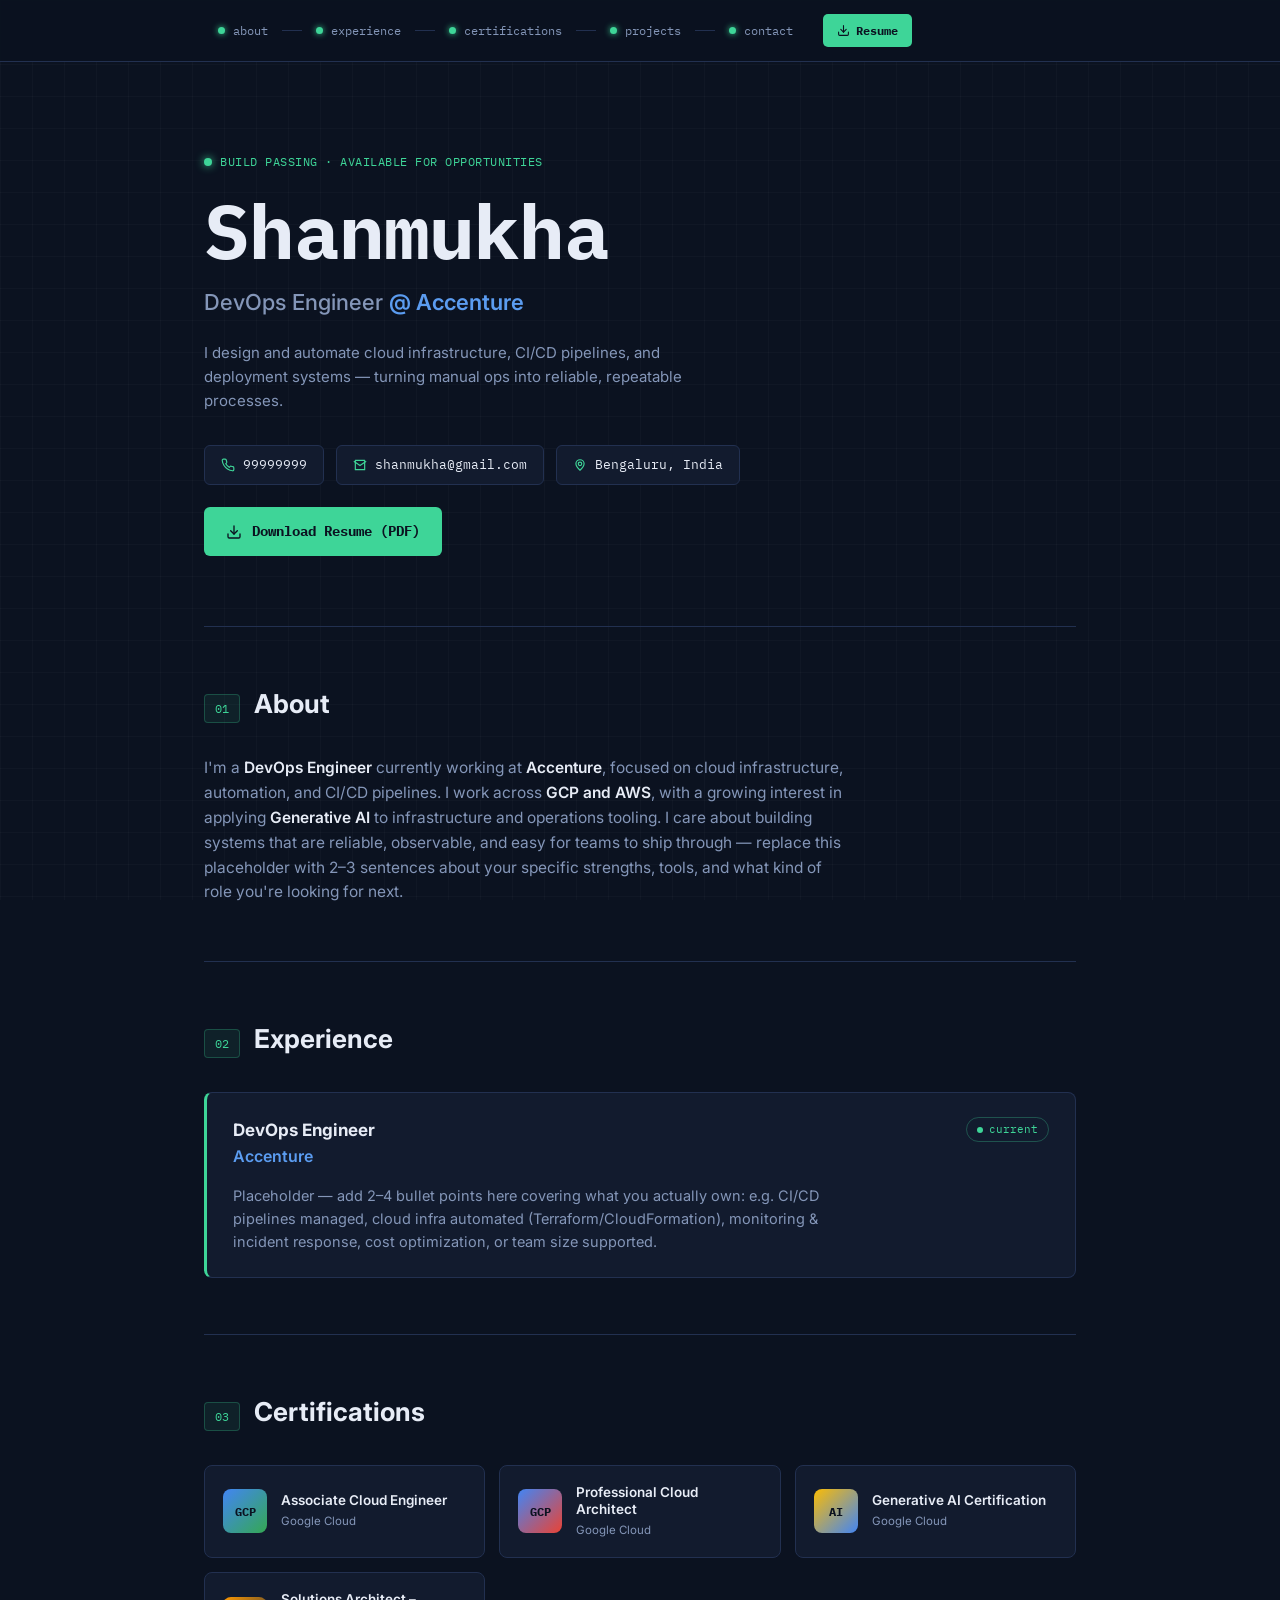
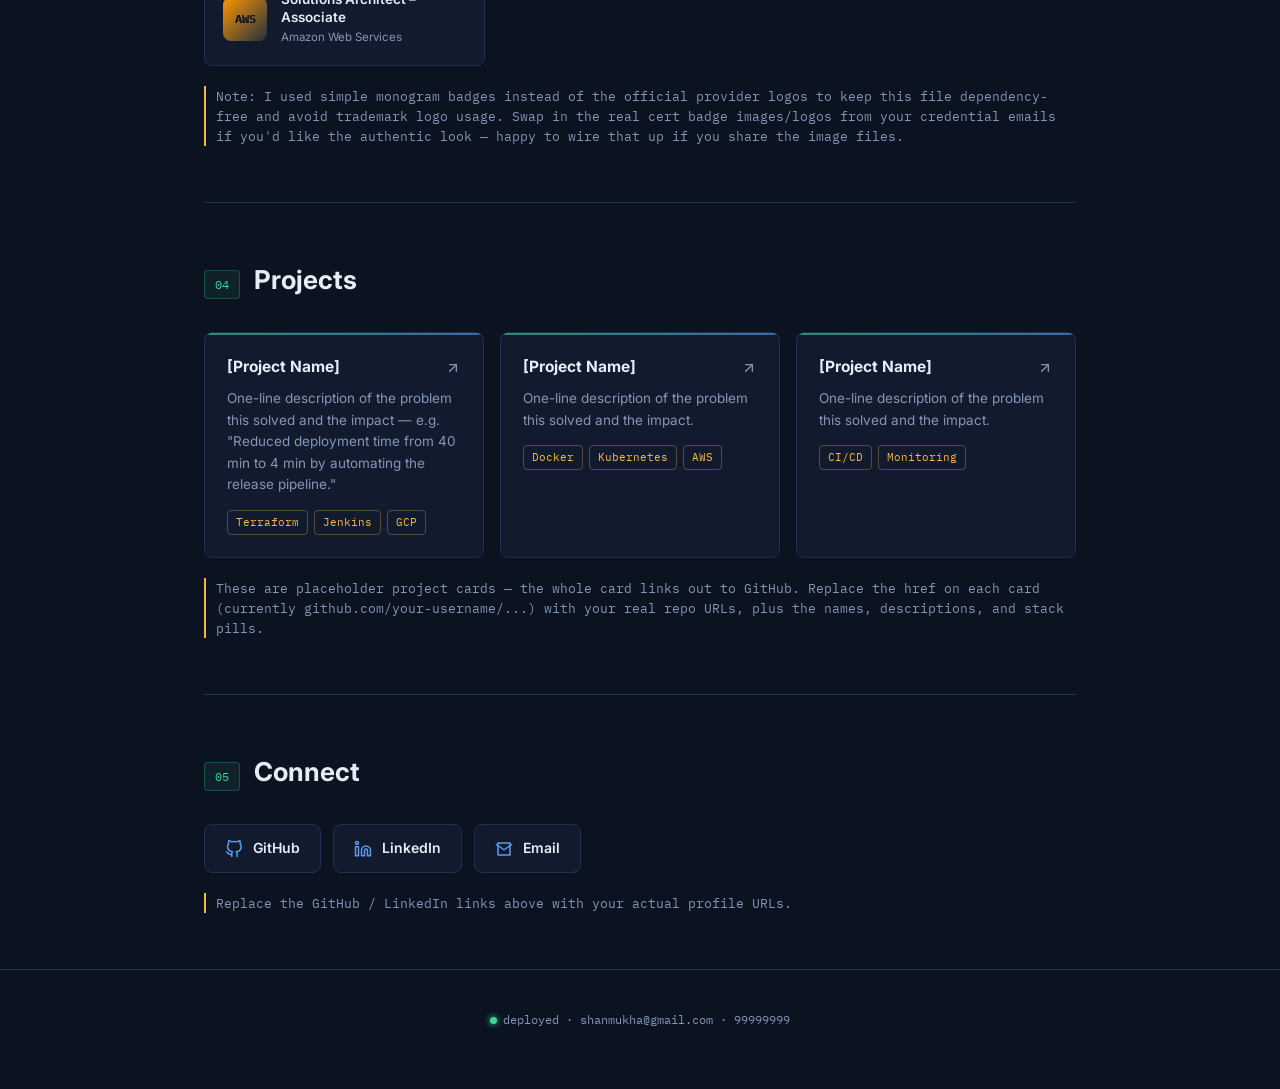
<file: NewPortfolio/index.html>
<!DOCTYPE html>
<html lang="en">
<head>
<meta charset="UTF-8">
<meta name="viewport" content="width=device-width, initial-scale=1.0">
<title>Shanmukha — DevOps Engineer</title>
<link rel="preconnect" href="https://fonts.googleapis.com">
<link href="https://fonts.googleapis.com/css2?family=IBM+Plex+Mono:wght@400;500;600;700&family=Inter:wght@400;500;600;700;800&display=swap" rel="stylesheet">
<link rel="stylesheet" href="style.css">
</head>
<body>

<div class="bg-grid"></div>

<nav class="pipeline-nav">
  <div class="pipeline-track">
    <a class="pipe-stage" href="#about"><span class="pipe-dot"></span>about</a>
    <span class="pipe-connector"></span>
    <a class="pipe-stage" href="#experience"><span class="pipe-dot"></span>experience</a>
    <span class="pipe-connector"></span>
    <a class="pipe-stage" href="#certifications"><span class="pipe-dot"></span>certifications</a>
    <span class="pipe-connector"></span>
    <a class="pipe-stage" href="#projects"><span class="pipe-dot"></span>projects</a>
    <span class="pipe-connector"></span>
    <a class="pipe-stage" href="#contact"><span class="pipe-dot"></span>contact</a>
    <a class="nav-resume-btn" href="Shanmukha_DevOps_Resume.pdf" download>
      <svg viewBox="0 0 24 24" fill="none" stroke-width="2" stroke-linecap="round" stroke-linejoin="round"><path d="M21 15v4a2 2 0 0 1-2 2H5a2 2 0 0 1-2-2v-4"></path><polyline points="7 10 12 15 17 10"></polyline><line x1="12" y1="15" x2="12" y2="3"></line></svg>
      <span>Resume</span>
    </a>
  </div>
</nav>

<div class="wrap">

  <!-- HERO -->
  <section class="hero" style="border-top:none;">
    <div class="status-line"><span class="dot"></span>BUILD PASSING · AVAILABLE FOR OPPORTUNITIES</div>
    <h1 class="name">Shanmukha</h1>
    <div class="role">DevOps Engineer <span class="highlight">@ Accenture</span></div>
    <p class="tagline">I design and automate cloud infrastructure, CI/CD pipelines, and deployment systems — turning manual ops into reliable, repeatable processes.</p>

    <div class="contact-row">
      <a class="contact-chip" href="tel:+919999999999">
        <svg viewBox="0 0 24 24" fill="none" stroke-width="2" stroke-linecap="round" stroke-linejoin="round"><path d="M22 16.92v3a2 2 0 0 1-2.18 2 19.79 19.79 0 0 1-8.63-3.07 19.5 19.5 0 0 1-6-6 19.79 19.79 0 0 1-3.07-8.67A2 2 0 0 1 4.11 2h3a2 2 0 0 1 2 1.72c.127.96.361 1.903.7 2.81a2 2 0 0 1-.45 2.11L8.09 9.91a16 16 0 0 0 6 6l1.27-1.27a2 2 0 0 1 2.11-.45c.907.339 1.85.573 2.81.7A2 2 0 0 1 22 16.92z"></path></svg>
        99999999
      </a>
      <a class="contact-chip email-link" href="https://mail.google.com/mail/?view=cm&fs=1&to=shanmukha@gmail.com" target="_blank" rel="noopener">
        <svg viewBox="0 0 24 24" fill="none" stroke-width="2" stroke-linecap="round" stroke-linejoin="round"><path d="M4 4h16v16H4z"></path><path d="M22 6l-10 7L2 6"></path></svg>
        shanmukha@gmail.com
      </a>
      <a class="contact-chip" href="#contact">
        <svg viewBox="0 0 24 24" fill="none" stroke-width="2" stroke-linecap="round" stroke-linejoin="round"><circle cx="12" cy="10" r="3"></circle><path d="M12 21s-7-6.1-7-11a7 7 0 0 1 14 0c0 4.9-7 11-7 11z"></path></svg>
        Bengaluru, India
      </a>
    </div>

    <a class="resume-cta" href="Shanmukha_DevOps_Resume.pdf" download>
      <svg viewBox="0 0 24 24" fill="none" stroke-width="2" stroke-linecap="round" stroke-linejoin="round"><path d="M21 15v4a2 2 0 0 1-2 2H5a2 2 0 0 1-2-2v-4"></path><polyline points="7 10 12 15 17 10"></polyline><line x1="12" y1="15" x2="12" y2="3"></line></svg>
      Download Resume (PDF)
    </a>
  </section>

  <!-- ABOUT -->
  <section id="about">
    <div class="section-head">
      <span class="section-tag">01</span>
      <h2 class="section-title">About</h2>
    </div>
    <p class="about-text">
      I'm a <strong>DevOps Engineer</strong> currently working at <strong>Accenture</strong>, focused on cloud infrastructure, automation, and CI/CD pipelines. I work across <strong>GCP and AWS</strong>, with a growing interest in applying <strong>Generative AI</strong> to infrastructure and operations tooling. I care about building systems that are reliable, observable, and easy for teams to ship through — replace this placeholder with 2–3 sentences about your specific strengths, tools, and what kind of role you're looking for next.
    </p>
  </section>

  <!-- EXPERIENCE -->
  <section id="experience">
    <div class="section-head">
      <span class="section-tag">02</span>
      <h2 class="section-title">Experience</h2>
    </div>
    <div class="exp-card">
      <div class="exp-top">
        <div>
          <div class="exp-role">DevOps Engineer</div>
          <div class="exp-org">Accenture</div>
        </div>
        <div class="exp-badge"><span class="dot"></span>current</div>
      </div>
      <p class="exp-desc">
        Placeholder — add 2–4 bullet points here covering what you actually own: e.g. CI/CD pipelines managed, cloud infra automated (Terraform/CloudFormation), monitoring & incident response, cost optimization, or team size supported.
      </p>
    </div>
  </section>

  <!-- CERTIFICATIONS -->
  <section id="certifications">
    <div class="section-head">
      <span class="section-tag">03</span>
      <h2 class="section-title">Certifications</h2>
    </div>
    <div class="cert-grid">

      <div class="cert-card">
        <div class="cert-badge" style="background:linear-gradient(135deg,#4285F4,#34A853);">GCP</div>
        <div>
          <div class="cert-name">Associate Cloud Engineer</div>
          <div class="cert-issuer">Google Cloud</div>
        </div>
      </div>

      <div class="cert-card">
        <div class="cert-badge" style="background:linear-gradient(135deg,#4285F4,#EA4335);">GCP</div>
        <div>
          <div class="cert-name">Professional Cloud Architect</div>
          <div class="cert-issuer">Google Cloud</div>
        </div>
      </div>

      <div class="cert-card">
        <div class="cert-badge" style="background:linear-gradient(135deg,#FBBC05,#4285F4);">AI</div>
        <div>
          <div class="cert-name">Generative AI Certification</div>
          <div class="cert-issuer">Google Cloud</div>
        </div>
      </div>

      <div class="cert-card">
        <div class="cert-badge" style="background:linear-gradient(135deg,#FF9900,#232F3E);">AWS</div>
        <div>
          <div class="cert-name">Solutions Architect – Associate</div>
          <div class="cert-issuer">Amazon Web Services</div>
        </div>
      </div>

    </div>
    <p class="placeholder-note">Note: I used simple monogram badges instead of the official provider logos to keep this file dependency-free and avoid trademark logo usage. Swap in the real cert badge images/logos from your credential emails if you'd like the authentic look — happy to wire that up if you share the image files.</p>
  </section>

  <!-- PROJECTS -->
  <section id="projects">
    <div class="section-head">
      <span class="section-tag">04</span>
      <h2 class="section-title">Projects</h2>
    </div>
    <div class="project-grid">
      <a class="project-card" href="https://github.com/your-username/project-one" target="_blank" rel="noopener">
        <div class="project-top">
          <div class="project-name">[Project Name]</div>
          <svg class="project-link-icon" viewBox="0 0 24 24" fill="none" stroke-width="2" stroke-linecap="round" stroke-linejoin="round"><path d="M7 17L17 7"></path><path d="M7 7h10v10"></path></svg>
        </div>
        <p class="project-desc">One-line description of the problem this solved and the impact — e.g. "Reduced deployment time from 40 min to 4 min by automating the release pipeline."</p>
        <div class="project-stack">
          <span class="stack-pill">Terraform</span>
          <span class="stack-pill">Jenkins</span>
          <span class="stack-pill">GCP</span>
        </div>
      </a>
      <a class="project-card" href="https://github.com/your-username/project-two" target="_blank" rel="noopener">
        <div class="project-top">
          <div class="project-name">[Project Name]</div>
          <svg class="project-link-icon" viewBox="0 0 24 24" fill="none" stroke-width="2" stroke-linecap="round" stroke-linejoin="round"><path d="M7 17L17 7"></path><path d="M7 7h10v10"></path></svg>
        </div>
        <p class="project-desc">One-line description of the problem this solved and the impact.</p>
        <div class="project-stack">
          <span class="stack-pill">Docker</span>
          <span class="stack-pill">Kubernetes</span>
          <span class="stack-pill">AWS</span>
        </div>
      </a>
      <a class="project-card" href="https://github.com/your-username/project-three" target="_blank" rel="noopener">
        <div class="project-top">
          <div class="project-name">[Project Name]</div>
          <svg class="project-link-icon" viewBox="0 0 24 24" fill="none" stroke-width="2" stroke-linecap="round" stroke-linejoin="round"><path d="M7 17L17 7"></path><path d="M7 7h10v10"></path></svg>
        </div>
        <p class="project-desc">One-line description of the problem this solved and the impact.</p>
        <div class="project-stack">
          <span class="stack-pill">CI/CD</span>
          <span class="stack-pill">Monitoring</span>
        </div>
      </a>
    </div>
    <p class="placeholder-note">These are placeholder project cards — the whole card links out to GitHub. Replace the href on each card (currently github.com/your-username/...) with your real repo URLs, plus the names, descriptions, and stack pills.</p>
  </section>

  <!-- CONTACT / SOCIALS -->
  <section id="contact">
    <div class="section-head">
      <span class="section-tag">05</span>
      <h2 class="section-title">Connect</h2>
    </div>
    <div class="social-row">
      <a class="social-chip" href="https://github.com/" target="_blank" rel="noopener">
        <svg viewBox="0 0 24 24" fill="none" stroke-width="2" stroke-linecap="round" stroke-linejoin="round"><path d="M9 19c-5 1.5-5-2.5-7-3m14 6v-3.87a3.37 3.37 0 0 0-.94-2.61c3.14-.35 6.44-1.54 6.44-7A5.44 5.44 0 0 0 20 4.77 5.07 5.07 0 0 0 19.91 1S18.73.65 16 2.48a13.38 13.38 0 0 0-7 0C6.27.65 5.09 1 5.09 1A5.07 5.07 0 0 0 5 4.77a5.44 5.44 0 0 0-1.5 3.78c0 5.42 3.3 6.61 6.44 7A3.37 3.37 0 0 0 9 18.13V22"></path></svg>
        GitHub
      </a>
      <a class="social-chip" href="https://linkedin.com/" target="_blank" rel="noopener">
        <svg viewBox="0 0 24 24" fill="none" stroke-width="2" stroke-linecap="round" stroke-linejoin="round"><path d="M16 8a6 6 0 0 1 6 6v7h-4v-7a2 2 0 0 0-2-2 2 2 0 0 0-2 2v7h-4v-7a6 6 0 0 1 6-6z"></path><rect x="2" y="9" width="4" height="12"></rect><circle cx="4" cy="4" r="2"></circle></svg>
        LinkedIn
      </a>
      <a class="social-chip email-link" href="https://mail.google.com/mail/?view=cm&fs=1&to=shanmukha@gmail.com" target="_blank" rel="noopener">
        <svg viewBox="0 0 24 24" fill="none" stroke-width="2" stroke-linecap="round" stroke-linejoin="round"><path d="M4 4h16v16H4z"></path><path d="M22 6l-10 7L2 6"></path></svg>
        Email
      </a>
    </div>
    <p class="placeholder-note">Replace the GitHub / LinkedIn links above with your actual profile URLs.</p>
  </section>

</div>

<footer>
  <div class="wrap">
    <div class="footer-status"><span class="dot"></span>deployed · shanmukha@gmail.com · 99999999</div>
  </div>
</footer>


<script>
  // On phones, use mailto: (opens the native mail app).
  // On desktop, keep the Gmail web compose link (most desktop users
  // don't have a mail app configured, but do have Gmail in browser).
  (function () {
    var isMobile = /Android|iPhone|iPad|iPod/i.test(navigator.userAgent);
    if (isMobile) {
      document.querySelectorAll('.email-link').forEach(function (link) {
        link.setAttribute('href', 'mailto:shanmukha@gmail.com');
        link.removeAttribute('target');
      });
    }
  })();
</script>
</body>
</html>
</file>
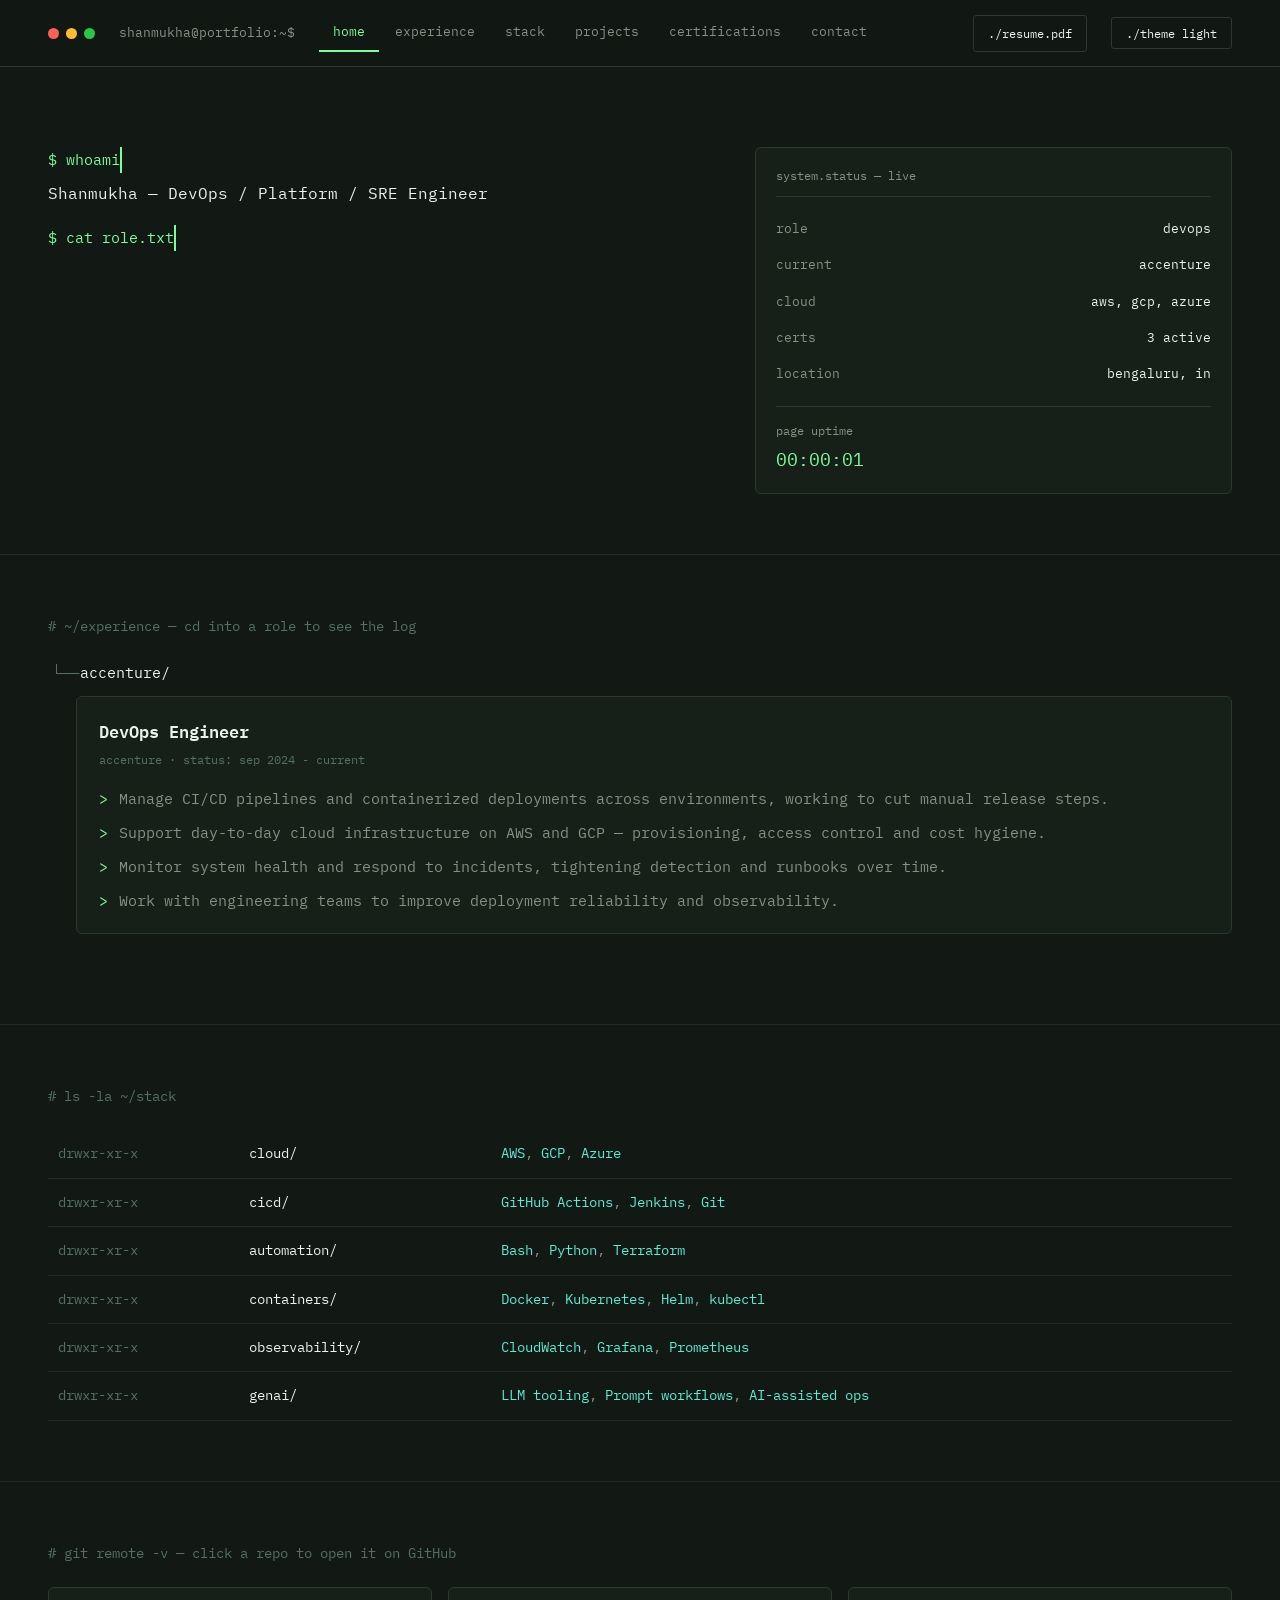
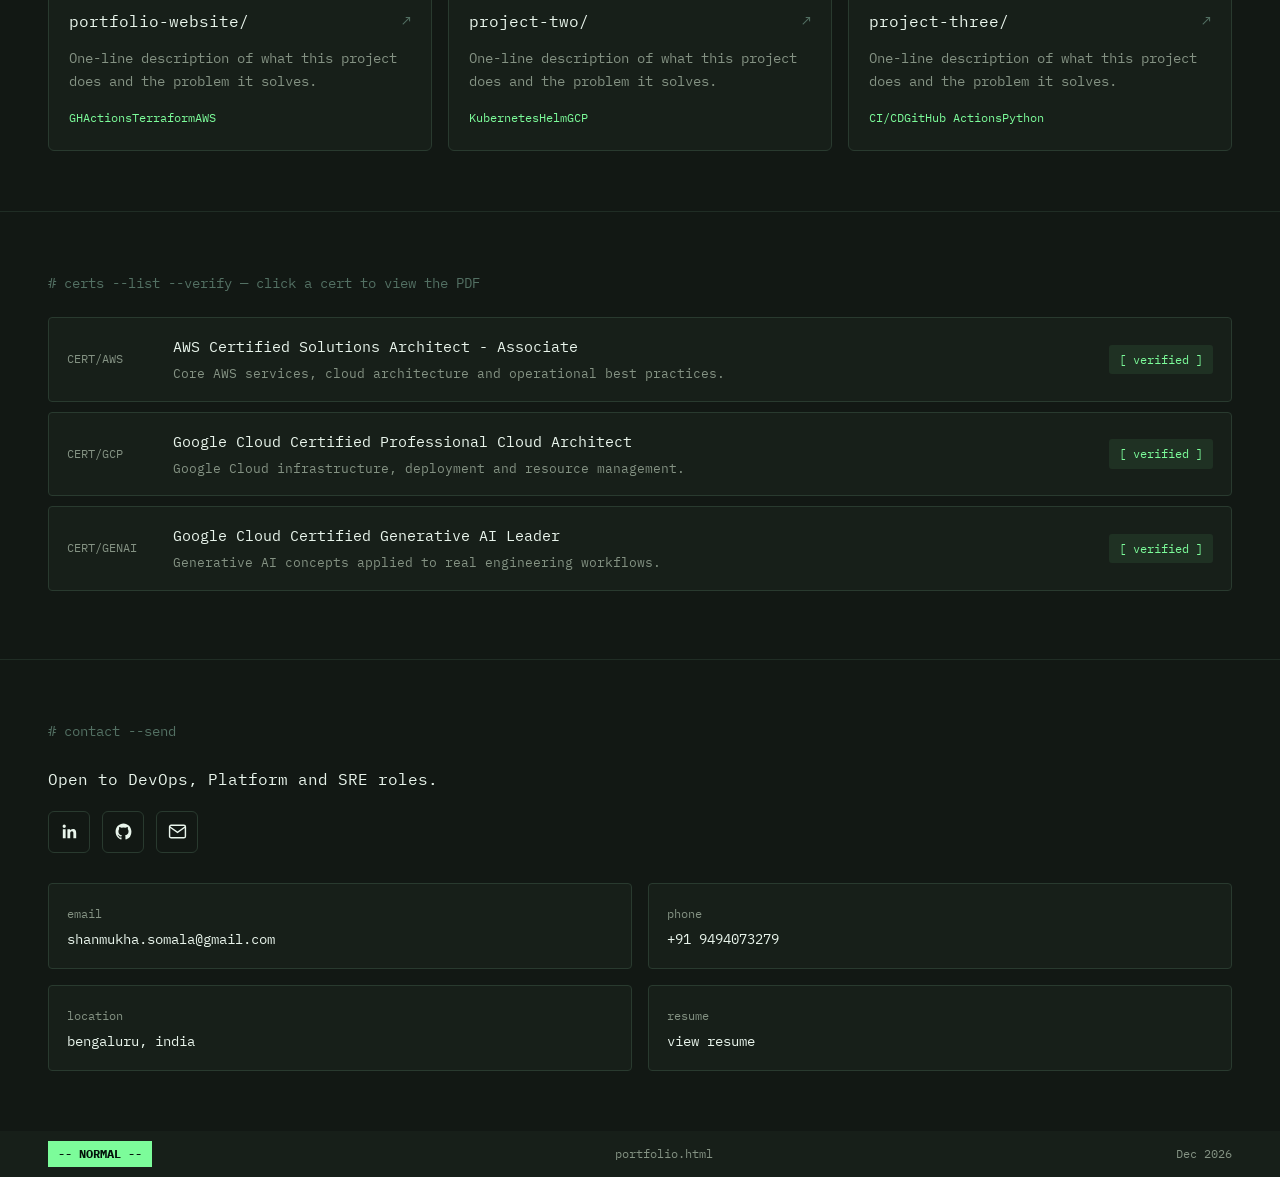
<file: shanmukha-tech/index.html>
<!DOCTYPE html>
<html lang="en">
<head>
<meta charset="UTF-8" />
<meta name="viewport" content="width=device-width, initial-scale=1.0" />
<title>shanmukha@portfolio: ~</title>
<meta name="description" content="Shanmukha — DevOps Engineer. AWS, GCP & GenAI certified." />
<link rel="icon" type="image/svg+xml" href="data:image/svg+xml,%3Csvg xmlns='http://www.w3.org/2000/svg' viewBox='0 0 64 64'%3E%3Crect width='64' height='64' rx='12' fill='%230A0F0A'/%3E%3Ctext x='32' y='42' font-family='monospace' font-size='30' font-weight='700' fill='%237CFC9A' text-anchor='middle'%3E&gt;_%3C/text%3E%3C/svg%3E" />
<link href="https://fonts.googleapis.com/css2?family=IBM+Plex+Mono:wght@400;500;600;700&display=swap" rel="stylesheet">
<link rel="stylesheet" href="style.css">
</head>
<body>

<div class="titlebar">
  <div class="dots"><span></span><span></span><span></span></div>
  <span class="path">shanmukha@portfolio:~$</span>
  <nav class="tabs" id="tabs">
    <a class="tab active" href="#home">home</a>
    <a class="tab" href="#experience">experience</a>
    <a class="tab" href="#stack">stack</a>
    <a class="tab" href="#projects">projects</a>
    <a class="tab" href="#certifications">certifications</a>
    <a class="tab" href="#contact">contact</a>
  </nav>
  <a class="resfile js-pdf-link" data-title="resume.pdf" href="https://drive.google.com/file/d/1dHy4QUrtgDfbXy6TVg0ZnDCFoSsvsnTI/view?usp=drive_link" target="_blank" rel="noopener">./resume.pdf</a>
  <button class="theme-toggle" id="themeToggle" type="button" aria-pressed="false">./theme light</button>
</div>

<main>
  <section class="hero" id="home">
    <div class="hero-grid">
      <div>
        <div class="term-line"><span class="prompt">$</span> <span class="type-line" id="typeLine1"></span></div>
        <div class="term-out" id="typeOut1" style="opacity:0;">Shanmukha — DevOps / Platform / SRE Engineer</div>
        <div class="term-line" style="margin-top:16px;"><span class="prompt">$</span> <span class="type-line" id="typeLine2"></span></div>
        <p class="lead">Currently at Accenture, working across cloud infrastructure, containerized
          delivery pipelines and the reliability work that keeps things from paging anyone
          at 3AM. AWS, GCP and GenAI certified.</p>
        <div class="cta-row">
          <a href="#experience" class="btn btn-outline">./view experience</a>
          <a href="https://drive.google.com/file/d/1dHy4QUrtgDfbXy6TVg0ZnDCFoSsvsnTI/view?usp=drive_link" target="_blank" rel="noopener" class="btn btn-solid js-pdf-link" data-title="resume.pdf">./view resume</a>
        </div>
      </div>

      <div class="monitor">
        <div class="mtitle">system.status — live</div>
        <div class="row"><span class="k">role</span><span class="v">devops</span></div>
        <div class="row"><span class="k">current</span><span class="v">accenture</span></div>
        <div class="row"><span class="k">cloud</span><span class="v">aws, gcp, azure</span></div>
        <div class="row"><span class="k">certs</span><span class="v">3 active</span></div>
        <div class="row"><span class="k">location</span><span class="v">bengaluru, in</span></div>
        <div class="uptime-box">
          <div class="k">page uptime</div>
          <div class="v" id="uptime">00:00:00</div>
        </div>
      </div>
    </div>
  </section>

  <section id="experience" class="reveal">
    <div class="comment"># ~/experience — cd into a role to see the log</div>
    <div class="tree">
      <div class="tnode last"><span class="fname">accenture/</span></div>
    </div>
    <div class="exp-card">
      <div class="role">DevOps Engineer</div>
      <div class="meta">accenture · status: sep 2024 - current</div>
      <ul>
        <li>Manage CI/CD pipelines and containerized deployments across environments, working to cut manual release steps.</li>
        <li>Support day-to-day cloud infrastructure on AWS and GCP — provisioning, access control and cost hygiene.</li>
        <li>Monitor system health and respond to incidents, tightening detection and runbooks over time.</li>
        <li>Work with engineering teams to improve deployment reliability and observability.</li>
      </ul>
    </div>
  </section>

  <section id="stack" class="reveal">
    <div class="comment"># ls -la ~/stack</div>
    <table class="listing">
      <tr><td class="perm">drwxr-xr-x</td><td class="fname">cloud/</td><td class="items"><span>AWS</span><span>GCP</span><span>Azure</span></td></tr>
      <tr><td class="perm">drwxr-xr-x</td><td class="fname">cicd/</td><td class="items"><span>GitHub Actions</span><span>Jenkins</span><span>Git</span></td></tr>
      <tr><td class="perm">drwxr-xr-x</td><td class="fname">automation/</td><td class="items"><span>Bash</span><span>Python</span><span>Terraform</span></td></tr>
      <tr><td class="perm">drwxr-xr-x</td><td class="fname">containers/</td><td class="items"><span>Docker</span><span>Kubernetes</span><span>Helm</span><span>kubectl</span></td></tr>
      <tr><td class="perm">drwxr-xr-x</td><td class="fname">observability/</td><td class="items"><span>CloudWatch</span><span>Grafana</span><span>Prometheus</span></td></tr>
      <tr><td class="perm">drwxr-xr-x</td><td class="fname">genai/</td><td class="items"><span>LLM tooling</span><span>Prompt workflows</span><span>AI-assisted ops</span></td></tr>
    </table>
  </section>

  <section id="projects" class="reveal">
    <div class="comment"># git remote -v — click a repo to open it on GitHub</div>
    <!-- Replace each href below with your real GitHub repo URL, and
         swap in your actual project names / descriptions / tech tags. -->
    <div class="proj-grid">
      <a class="proj-card" href="https://github.com/shanmukhac/shanmukha-tech" target="_blank" rel="noopener">
        <div class="proj-top">
          <span class="fname">portfolio-website/</span>
          <span class="arrow">↗</span>
        </div>
        <p class="proj-desc">One-line description of what this project does and the problem it solves.</p>
        <div class="items"><span>GHActions</span><span>Terraform</span><span>AWS</span></div>
      </a>
      <a class="proj-card" href="https://github.com/YOUR-USERNAME/project-two" target="_blank" rel="noopener">
        <div class="proj-top">
          <span class="fname">project-two/</span>
          <span class="arrow">↗</span>
        </div>
        <p class="proj-desc">One-line description of what this project does and the problem it solves.</p>
        <div class="items"><span>Kubernetes</span><span>Helm</span><span>GCP</span></div>
      </a>
      <a class="proj-card" href="https://github.com/YOUR-USERNAME/project-three" target="_blank" rel="noopener">
        <div class="proj-top">
          <span class="fname">project-three/</span>
          <span class="arrow">↗</span>
        </div>
        <p class="proj-desc">One-line description of what this project does and the problem it solves.</p>
        <div class="items"><span>CI/CD</span><span>GitHub Actions</span><span>Python</span></div>
      </a>
    </div>
  </section>

    <section id="certifications" class="reveal">
    <div class="comment"># certs --list --verify — click a cert to view the PDF</div>
    <!-- Replace each href below with that certificate's own Google Drive "view" link -->
    <div class="cert-log">
      <a class="cert-item js-pdf-link" href="https://drive.google.com/file/d/1r9-gwIMExVrd4188wWsFgASLLBZb12TP/view?usp=sharing" data-title="aws-certified.pdf">
        <span class="code">CERT/AWS</span>
        <span><span class="name">AWS Certified Solutions Architect - Associate</span><div class="desc">Core AWS services, cloud architecture and operational best practices.</div></span>
        <span class="ok">[ verified ]</span>
      </a>
      <a class="cert-item js-pdf-link" href="https://drive.google.com/file/d/1oPxzfvTaJRPDo6pwGri5J0Zm1nQT8897/view?usp=sharing" data-title= "gcp-certified.pdf">
        <span class="code">CERT/GCP</span>
        <span><span class="name">Google Cloud Certified Professional Cloud Architect</span><div class="desc">Google Cloud infrastructure, deployment and resource management.</div></span>
        <span class="ok">[ verified ]</span>
      </a>
      <a class="cert-item js-pdf-link" href="https://drive.google.com/file/d/1wAmPSuBM3DWnUpbkWYGUEssUgkDl3x_m/view?usp=sharing" data-title="genai-certified.pdf">
        <span class="code">CERT/GENAI</span>
        <span><span class="name">Google Cloud Certified Generative AI Leader</span><div class="desc">Generative AI concepts applied to real engineering workflows.</div></span>
        <span class="ok">[ verified ]</span>
      </a>
    </div>
  </section>

  <section id="contact" class="reveal" style="border-bottom:none;">
    <div class="comment"># contact --send</div>
    <div class="term-out">Open to DevOps, Platform and SRE roles.</div>

    <div class="social-row">
      <a class="social-btn" href="https://www.linkedin.com/in/sshanmukha/" target="_blank" rel="noopener" aria-label="LinkedIn">
        <svg width="19" height="19" viewBox="0 0 24 24" fill="currentColor"><path d="M20.45 20.45h-3.55v-5.57c0-1.33-.03-3.04-1.85-3.04-1.86 0-2.14 1.45-2.14 2.94v5.67H9.36V9h3.41v1.56h.05c.48-.9 1.64-1.85 3.37-1.85 3.6 0 4.27 2.37 4.27 5.45v6.29zM5.34 7.43a2.06 2.06 0 1 1 0-4.12 2.06 2.06 0 0 1 0 4.12zM7.11 20.45H3.56V9h3.55v11.45z"/></svg>
      </a>
      <a class="social-btn" href="https://github.com/shanmukhac" target="_blank" rel="noopener" aria-label="GitHub">
        <svg width="19" height="19" viewBox="0 0 24 24" fill="currentColor"><path d="M12 2C6.48 2 2 6.58 2 12.25c0 4.53 2.87 8.37 6.84 9.73.5.1.68-.22.68-.5 0-.24-.01-1.04-.01-1.88-2.78.62-3.37-1.22-3.37-1.22-.46-1.2-1.11-1.52-1.11-1.52-.9-.63.07-.62.07-.62 1 .07 1.53 1.05 1.53 1.05.89 1.55 2.34 1.11 2.91.85.09-.66.35-1.11.63-1.37-2.22-.26-4.56-1.14-4.56-5.07 0-1.12.39-2.03 1.03-2.75-.1-.26-.45-1.31.1-2.73 0 0 .84-.28 2.75 1.05a9.29 9.29 0 0 1 5 0c1.91-1.33 2.75-1.05 2.75-1.05.55 1.42.2 2.47.1 2.73.64.72 1.03 1.63 1.03 2.75 0 3.94-2.34 4.8-4.57 5.06.36.32.68.95.68 1.92 0 1.39-.01 2.51-.01 2.85 0 .28.18.6.69.5A10.26 10.26 0 0 0 22 12.25C22 6.58 17.52 2 12 2z"/></svg>
      </a>
      <a class="social-btn js-email-link" href="mailto:shanmukha.somala@gmail.com" data-to="shanmukha.somala@gmail.com" data-subject="Opportunity — DevOps/Platform/SRE role" aria-label="Email">
        <svg width="19" height="19" viewBox="0 0 24 24" fill="none" stroke="currentColor" stroke-width="1.8"><rect x="2" y="4" width="20" height="16" rx="2"/><path d="m22 6-10 7L2 6"/></svg>
      </a>
    </div>
    <div class="contact-grid">
      <a class="cline js-email-link" href="mailto:shanmukha.somala@gmail.com" data-to="shanmukha.somala@gmail.com" data-subject="Opportunity - DevOps/Platform/SRE role" id="emailLine">
        <span><span class="k">email</span><div class="v">shanmukha.somala@gmail.com</div></span>
        <span class="copied-tag" id="copiedTag">click to email</span>
      </a>
      <a class="cline" href="tel:+919494073279">
        <span><span class="k">phone</span><div class="v">+91 9494073279</div></span>
      </a>
      <div class="cline"><span><span class="k">location</span><div class="v">bengaluru, india</div></span></div>
      <a class="cline js-pdf-link" data-title="resume.pdf" href="https://drive.google.com/file/d/1dHy4QUrtgDfbXy6TVg0ZnDCFoSsvsnTI/view?usp=drive_link" target="_blank" rel="noopener"><span><span class="k">resume</span><div class="v">view resume</div></span></a>
    </div>
  </section>
</main>

<footer>
  <span class="mode">-- NORMAL --</span>
  <span class="status-mid">portfolio.html</span>
  <span class="status-right mono" id="deployDate"></span>
</footer>


<div class="resume-modal" id="resumeModal" aria-hidden="true">
  <div class="resume-modal-backdrop" id="resumeBackdrop"></div>
  <div class="resume-modal-panel" role="dialog" aria-modal="true" aria-label="Resume preview">
    <div class="resume-modal-bar">
      <div class="dots"><span></span><span></span><span></span></div>
      <span class="path" id="resumeModalTitle">resume.pdf</span>
      <a id="resumeOpenNew" class="resfile" href="#" target="_blank" rel="noopener">open in drive ↗</a>
      <button class="theme-toggle" id="resumeClose" aria-label="Close resume preview">./close</button>
    </div>
    <iframe id="resumeFrame" src="" title="Resume PDF preview" loading="lazy"></iframe>
  </div>
</div>

<script src="script.js"></script>
</body>
</html>
</file>
<file: NewPortfolio/style.css>
:root{
    --bg: #0B1220;
    --panel: #121B2E;
    --panel-2: #16213A;
    --line: #223050;
    --text: #E7ECF6;
    --muted: #8496B8;
    --green: #3ED598;
    --amber: #F2B84B;
    --blue: #5B9CF0;
    --mono: 'IBM Plex Mono', monospace;
    --sans: 'Inter', sans-serif;
  }
  *{ box-sizing:border-box; margin:0; padding:0; }
  html{ scroll-behavior:smooth; }
  body{
    background:var(--bg);
    color:var(--text);
    font-family:var(--sans);
    line-height:1.6;
    -webkit-font-smoothing:antialiased;
  }
  a{ color:inherit; text-decoration:none; }
  .wrap{ max-width:920px; margin:0 auto; padding:0 24px; }

  /* background grid texture */
  .bg-grid{
    position:fixed; inset:0; z-index:-1;
    background-image:
      linear-gradient(rgba(255,255,255,0.025) 1px, transparent 1px),
      linear-gradient(90deg, rgba(255,255,255,0.025) 1px, transparent 1px);
    background-size: 32px 32px;
  }

  /* ---------- Pipeline Nav ---------- */
  .pipeline-nav{
    position:sticky; top:0; z-index:50;
    background:rgba(11,18,32,0.9);
    backdrop-filter:blur(8px);
    border-bottom:1px solid var(--line);
  }
  .pipeline-track{
    display:flex; align-items:center; gap:0;
    overflow-x:auto;
    padding:14px 24px;
    max-width:920px; margin:0 auto;
    font-family:var(--mono);
    font-size:12px;
  }
  .pipe-stage{
    display:flex; align-items:center; gap:8px;
    padding:6px 14px;
    white-space:nowrap;
    color:var(--muted);
    border-radius:4px;
    transition:color .2s, background .2s;
  }
  .pipe-stage:hover{ color:var(--text); background:var(--panel-2); }
  .pipe-dot{ width:7px; height:7px; border-radius:50%; background:var(--green); box-shadow:0 0 6px var(--green); flex-shrink:0; }
  .pipe-connector{ width:20px; height:1px; background:var(--line); flex-shrink:0; }

  .nav-resume-btn{
    display:flex; align-items:center; gap:6px;
    margin-left:16px;
    background:var(--green);
    color:#0B1220;
    font-weight:700;
    padding:7px 14px;
    border-radius:5px;
    white-space:nowrap;
    transition:transform .15s, box-shadow .15s;
  }
  .nav-resume-btn svg{ width:13px; height:13px; stroke:#0B1220; }
  .nav-resume-btn:hover{ transform:translateY(-1px); box-shadow:0 4px 14px rgba(62,213,152,0.35); }

  .resume-cta{
    display:inline-flex; align-items:center; gap:10px;
    margin-top:22px;
    background:var(--green);
    color:#0B1220;
    font-family:var(--mono);
    font-weight:700;
    font-size:14px;
    padding:13px 22px;
    border-radius:6px;
    box-shadow:0 0 0 rgba(62,213,152,0);
    transition:transform .18s, box-shadow .18s;
  }
  .resume-cta svg{ width:16px; height:16px; stroke:#0B1220; }
  .resume-cta:hover{ transform:translateY(-2px); box-shadow:0 8px 22px rgba(62,213,152,0.35); }

  @media(max-width:640px){
    .nav-resume-btn span{ display:none; }
  }

  /* ---------- Hero ---------- */
  .hero{ padding:90px 0 70px; }
  .status-line{
    font-family:var(--mono); font-size:12px; color:var(--green);
    display:flex; align-items:center; gap:8px; margin-bottom:22px;
    letter-spacing:0.5px;
  }
  .status-line .dot{ width:8px; height:8px; border-radius:50%; background:var(--green); box-shadow:0 0 8px var(--green); animation:pulse 2s infinite; }
  @keyframes pulse{ 0%,100%{opacity:1;} 50%{opacity:0.4;} }

  h1.name{
    font-family:var(--mono);
    font-size:clamp(42px, 8vw, 76px);
    font-weight:700;
    letter-spacing:-1px;
    line-height:1;
    color:var(--text);
  }
  .role{
    margin-top:16px;
    font-size:clamp(18px,3vw,22px);
    color:var(--muted);
    font-weight:500;
  }
  .role .highlight{ color:var(--blue); font-weight:600; }

  .tagline{
    margin-top:20px;
    max-width:520px;
    color:var(--muted);
    font-size:15px;
  }

  .contact-row{
    display:flex; flex-wrap:wrap; gap:12px;
    margin-top:32px;
  }
  .contact-chip{
    display:flex; align-items:center; gap:8px;
    background:var(--panel);
    border:1px solid var(--line);
    padding:9px 16px;
    border-radius:6px;
    font-size:13px;
    font-family:var(--mono);
    color:var(--text);
    transition:border-color .2s, transform .2s;
  }
  .contact-chip:hover{ border-color:var(--green); transform:translateY(-2px); }
  .contact-chip svg{ width:14px; height:14px; stroke:var(--green); flex-shrink:0; }

  /* ---------- Section shell ---------- */
  section{ padding:56px 0; border-top:1px solid var(--line); }
  .section-head{
    display:flex; align-items:baseline; gap:14px;
    margin-bottom:32px;
  }
  .section-tag{
    font-family:var(--mono); font-size:12px; color:var(--green);
    background:rgba(62,213,152,0.08);
    border:1px solid rgba(62,213,152,0.25);
    padding:4px 10px; border-radius:4px;
  }
  .section-title{ font-size:26px; font-weight:700; }

  /* ---------- About ---------- */
  .about-text{ color:var(--muted); font-size:15.5px; max-width:640px; }
  .about-text strong{ color:var(--text); font-weight:600; }

  /* ---------- Experience ---------- */
  .exp-card{
    background:var(--panel);
    border:1px solid var(--line);
    border-left:3px solid var(--green);
    border-radius:8px;
    padding:24px 26px;
  }
  .exp-top{ display:flex; justify-content:space-between; align-items:flex-start; flex-wrap:wrap; gap:10px; }
  .exp-role{ font-size:17px; font-weight:700; }
  .exp-org{ color:var(--blue); font-weight:600; }
  .exp-badge{
    font-family:var(--mono); font-size:11px; color:var(--green);
    border:1px solid rgba(62,213,152,0.3);
    padding:3px 10px; border-radius:20px;
    display:flex; align-items:center; gap:6px;
  }
  .exp-badge .dot{ width:6px; height:6px; border-radius:50%; background:var(--green); }
  .exp-desc{ margin-top:14px; color:var(--muted); font-size:14.5px; max-width:600px; }

  /* ---------- Certifications ---------- */
  .cert-grid{
    display:grid;
    grid-template-columns:repeat(auto-fit, minmax(210px,1fr));
    gap:14px;
  }
  .cert-card{
    background:var(--panel);
    border:1px solid var(--line);
    border-radius:8px;
    padding:18px;
    display:flex; align-items:center; gap:14px;
    transition:border-color .2s, transform .2s;
  }
  .cert-card:hover{ transform:translateY(-3px); border-color:var(--line); }
  .cert-badge{
    width:44px; height:44px; border-radius:8px; flex-shrink:0;
    display:flex; align-items:center; justify-content:center;
    font-family:var(--mono); font-weight:700; font-size:12px;
    color:#0B1220;
  }
  .cert-name{ font-size:13.5px; font-weight:600; line-height:1.3; }
  .cert-issuer{ font-size:11.5px; color:var(--muted); margin-top:2px; }

  /* ---------- Projects ---------- */
  .project-grid{
    display:grid;
    grid-template-columns:repeat(auto-fit, minmax(260px,1fr));
    gap:16px;
  }
  .project-card{
    background:var(--panel);
    border:1px solid var(--line);
    border-radius:8px;
    padding:22px;
    position:relative;
    overflow:hidden;
    display:block;
    transition:border-color .2s, transform .2s, background .2s;
  }
  .project-card::before{
    content:"";
    position:absolute; top:0; left:0; right:0; height:2px;
    background:linear-gradient(90deg, var(--green), var(--blue));
    opacity:0.6;
  }
  .project-card:hover{
    border-color:var(--green);
    transform:translateY(-3px);
    background:var(--panel-2);
  }
  .project-top{ display:flex; align-items:center; justify-content:space-between; gap:10px; }
  .project-name{ font-weight:700; font-size:15.5px; }
  .project-link-icon{ width:16px; height:16px; stroke:var(--muted); flex-shrink:0; transition:stroke .2s, transform .2s; }
  .project-card:hover .project-link-icon{ stroke:var(--green); transform:translate(2px,-2px); }
  .project-desc{ margin-top:8px; color:var(--muted); font-size:13.5px; }
  .project-stack{ margin-top:14px; display:flex; flex-wrap:wrap; gap:6px; }
  .stack-pill{
    font-family:var(--mono); font-size:10.5px; color:var(--amber);
    border:1px solid rgba(242,184,75,0.3);
    padding:3px 8px; border-radius:4px;
  }
  .placeholder-note{
    margin-top:20px; font-size:12.5px; color:var(--muted);
    font-family:var(--mono); border-left:2px solid var(--amber); padding-left:10px;
  }

  /* ---------- Socials / Footer ---------- */
  .social-row{ display:flex; flex-wrap:wrap; gap:12px; }
  .social-chip{
    display:flex; align-items:center; gap:10px;
    background:var(--panel); border:1px solid var(--line);
    padding:12px 20px; border-radius:8px;
    font-size:14px; font-weight:600;
    transition:border-color .2s, transform .2s;
  }
  .social-chip:hover{ border-color:var(--blue); transform:translateY(-2px); }
  .social-chip svg{ width:18px; height:18px; stroke:var(--blue); }

  footer{
    border-top:1px solid var(--line);
    padding:40px 0 60px;
    text-align:center;
  }
  .footer-status{
    font-family:var(--mono); font-size:12px; color:var(--muted);
  }
  .footer-status .dot{ width:7px; height:7px; border-radius:50%; background:var(--green); display:inline-block; margin-right:6px; box-shadow:0 0 6px var(--green); }

  @media(max-width:600px){
    .hero{ padding:60px 0 40px; }
    section{ padding:44px 0; }
  }
</file>
<file: shanmukha-tech/style.css>
:root{
    --bg:#121814; --bg-panel:#171F19; --bg-alt:#141C17;
    --border:#293A2F; --border-soft:#202D25;
    --green:#7CFC9A; --green-dim:#537063; --green-soft:#33422F;
    --white:#E9F5EC; --muted:#849283;
    --cyan:#5EEAD4; --titlebar-bg: rgba(18,24,20,0.92);
  }
  :root[data-theme="light"]{
    --bg:#F5F2E7; --bg-panel:#ECE7D6; --bg-alt:#F0EBDA;
    --border:#DAD3BC; --border-soft:#E2DCC5;
    --green:#1E7A4C; --green-dim:#5C7860; --green-soft:#CFE3D2;
    --white:#181712; --muted:#6B6555;
    --cyan:#0E7C77; --titlebar-bg: rgba(245,242,231,0.92);
  }
  *{ box-sizing:border-box; }
  html{ scroll-behavior:smooth; }
  @media (prefers-reduced-motion: reduce){
    html{ scroll-behavior:auto; }
    *{ animation-duration:.001ms !important; animation-iteration-count:1 !important; transition-duration:.001ms !important; }
  }
  body{
    margin:0; background:var(--bg); color:var(--green);
    font-family:'IBM Plex Mono', monospace; font-size:15px; line-height:1.7;
    -webkit-font-smoothing:antialiased;
    transition: background-color .25s ease, color .25s ease;
  }
  body, .titlebar, .monitor, .exp-card, .cert-item, .cline, .listing tr, footer, .resfile, .btn-outline, .proj-card, .social-btn, .theme-toggle{
    transition: background-color .25s ease, border-color .25s ease, color .25s ease;
  }
  a{ color:inherit; text-decoration:none; }
  ::selection{ background:var(--green); color:#04120A; }
  a:focus-visible, button:focus-visible{ outline:1px solid var(--green); outline-offset:3px; }
  .white{ color:var(--white); }
  .muted{ color:var(--muted); }
  .prompt{ color:var(--green); }
  .cyan{ color:var(--cyan); }

  /* ---------- titlebar ---------- */
  .titlebar{
    position:sticky; top:0; z-index:50;
    background:var(--titlebar-bg); backdrop-filter:blur(6px);
    border-bottom:1px solid var(--border);
    padding: 14px clamp(16px,4vw,48px);
    display:flex; align-items:center; gap:24px;
  }
  .dots{ display:flex; gap:7px; flex-shrink:0; }
  .dots span{ width:11px; height:11px; border-radius:50%; }
  .dots span:nth-child(1){ background:#FF5F57; }
  .dots span:nth-child(2){ background:#FEBC2E; }
  .dots span:nth-child(3){ background:#28C840; }
  .path{ color:var(--muted); font-size:0.82rem; white-space:nowrap; }
  .tabs{ display:flex; gap:2px; overflow-x:auto; flex:1; scrollbar-width:none; }
  .tabs::-webkit-scrollbar{ display:none; }
  .tab{
    padding:7px 14px; font-size:0.82rem; color:var(--muted);
    border-bottom:2px solid transparent; white-space:nowrap;
    transition: color .15s ease, border-color .15s ease;
  }
  .tab:hover{ color:var(--white); }
  .tab.active{ color:var(--green); border-color:var(--green); }
  .resfile{
    display:flex; align-items:center; gap:8px;
    padding:7px 14px; border:1px solid var(--border);
    border-radius:3px; font-size:0.78rem; color:var(--white);
    white-space:nowrap; flex-shrink:0;
    transition: border-color .15s ease, background .15s ease;
  }
  .resfile:hover{ border-color:var(--green); background:rgba(124,252,154,0.06); }
  .mobile-menu-btn{ display:none; }
  .theme-toggle{
    display:flex; align-items:center; gap:8px;
    padding:7px 14px; border:1px solid var(--border);
    border-radius:3px; font-size:0.78rem; color:var(--white);
    white-space:nowrap; flex-shrink:0; background:none; cursor:pointer;
    font-family:'IBM Plex Mono', monospace;
    transition: border-color .15s ease, background .15s ease;
  }
  .theme-toggle:hover{ border-color:var(--green); background:rgba(124,252,154,0.06); }

  /* ---------- layout ---------- */
  main{ max-width:1400px; margin:0 auto; }
  section{ padding: 60px clamp(16px,4vw,48px); border-bottom:1px solid var(--border-soft); scroll-margin-top: 66px; }
  .comment{ color:var(--green-dim); font-size:0.85rem; margin-bottom:22px; }

  /* ---------- hero ---------- */
  .hero{ padding-top: clamp(40px,7vw,80px); border-bottom:1px solid var(--border-soft); }
  .hero-grid{ display:grid; grid-template-columns: 1.4fr 1fr; gap:40px; }
  .term-line{ margin-bottom:6px; font-size:0.95rem; }
  .term-out{ color:var(--white); margin: 4px 0 18px; font-size:1.02rem; transition: opacity .4s ease; }
  .type-line{ display:inline-block; border-right:2px solid var(--green); }
  .type-line.blink{ animation: caretBlink .8s step-end infinite; }
  @keyframes caretBlink{ 50%{ border-color:transparent; } }
  .hero .lead{ color:var(--muted); max-width:60ch; margin-top:6px; opacity:0; transition: opacity .5s ease, transform .5s ease; transform: translateY(8px); }
  .hero .lead.show{ opacity:1; transform:translateY(0); }
  .hero .cta-row{ margin-top:26px; display:flex; gap:12px; flex-wrap:wrap; opacity:0; transition: opacity .5s ease, transform .5s ease; transform: translateY(8px); }
  .hero .cta-row.show{ opacity:1; transform:translateY(0); }
  @keyframes fadeIn{ to{ opacity:1; } }
  .btn{ display:inline-flex; align-items:center; gap:8px; padding:11px 18px; border-radius:3px; font-size:0.85rem; cursor:pointer; }
  .btn-solid{ background:var(--green); color:#04120A; font-weight:600; transition: background .15s ease, transform .15s ease; }
  .btn-solid:hover{ background:#94FFB0; transform:translateY(-1px); }
  .btn-outline{ border:1px solid var(--border); color:var(--white); transition: border-color .15s ease, background .15s ease; }
  .btn-outline:hover{ border-color:var(--green); background:rgba(124,252,154,0.06); }

  .monitor{
    background:var(--bg-panel); border:1px solid var(--border); border-radius:6px;
    padding:18px 20px; font-size:0.82rem; opacity:0; animation: fadeIn .6s ease 1.4s forwards;
    height: fit-content;
  }
  .monitor .mtitle{ color:var(--muted); font-size:0.72rem; margin-bottom:14px; border-bottom:1px solid var(--border); padding-bottom:10px; }
  .monitor .row{ display:flex; justify-content:space-between; padding:7px 0; }
  .monitor .row .k{ color:var(--muted); }
  .monitor .row .v{ color:var(--white); }
  .uptime-box{ margin-top:14px; padding-top:14px; border-top:1px solid var(--border); }
  .uptime-box .k{ color:var(--muted); font-size:0.72rem; }
  .uptime-box .v{ color:var(--green); font-size:1.1rem; margin-top:4px; }

  /* ---------- experience tree ---------- */
  .tree{ padding-left: 4px; }
  .tnode{ position:relative; padding-left:28px; margin-bottom:8px; }
  .tnode::before{ content:'├──'; position:absolute; left:0; color:var(--green-dim); }
  .tnode.last::before{ content:'└──'; }
  .tnode .fname{ color:var(--white); }
  .exp-card{
    margin-left:28px; margin-top:10px; margin-bottom:30px;
    padding: 20px 22px; background:var(--bg-panel); border:1px solid var(--border); border-radius:6px;
  }
  .exp-card .role{ color:var(--white); font-size:1.05rem; font-weight:600; }
  .exp-card .meta{ color:var(--green-dim); font-size:0.78rem; margin-top:4px; }
  .exp-card ul{ list-style:none; padding:0; margin:16px 0 0; display:flex; flex-direction:column; gap:9px; }
  .exp-card li{ position:relative; padding-left:20px; color:var(--muted); font-size:0.92rem; }
  .exp-card li::before{ content:'>'; position:absolute; left:0; color:var(--green); }

  /* ---------- stack listing ---------- */
  .listing{ width:100%; border-collapse:collapse; font-size:0.86rem; }
  .listing tr{ border-bottom:1px solid var(--border-soft); }
  .listing td{ padding:12px 10px; vertical-align:top; }
  .listing .perm{ color:var(--green-dim); white-space:nowrap; }
  .listing .fname{ color:var(--white); white-space:nowrap; }
  .listing .items{ color:var(--muted); }
  .listing .items span{ color:var(--cyan); }
  .listing .items span:not(:last-child)::after{ content:', '; color:var(--muted); }

  /* ---------- projects ---------- */
  .proj-grid{ display:grid; grid-template-columns: repeat(3, 1fr); gap:16px; }
  .proj-card{
    display:block; padding:20px 20px 22px; background:var(--bg-panel);
    border:1px solid var(--border); border-radius:6px;
    transition: border-color .15s ease, transform .15s ease;
  }
  .proj-card:hover{ border-color:var(--green-dim); transform:translateY(-2px); }
  .proj-top{ display:flex; justify-content:space-between; align-items:center; }
  .proj-top .fname{ color:var(--white); font-size:0.98rem; }
  .proj-top .arrow{ color:var(--green-dim); font-size:0.95rem; transition: color .15s ease, transform .15s ease; }
  .proj-card:hover .arrow{ color:var(--green); transform:translate(2px,-2px); }
  .proj-desc{ color:var(--muted); font-size:0.85rem; margin:12px 0 14px; }
  .proj-card .items{ font-size:0.78rem; }

  /* ---------- socials ---------- */
  .social-row{ display:flex; gap:12px; margin: 18px 0 30px; }
  .social-btn{
    width:42px; height:42px; display:flex; align-items:center; justify-content:center;
    border:1px solid var(--border); border-radius:6px; color:var(--white);
    transition: border-color .15s ease, background .15s ease, color .15s ease;
  }
  .social-btn:hover{ border-color:var(--green); background:rgba(124,252,154,0.06); color:var(--green); }

  /* ---------- certifications ---------- */
  .cert-log{ display:flex; flex-direction:column; gap:2px; }
  .cert-item{
    display:grid; grid-template-columns: 90px 1fr auto; gap:16px; align-items:center;
    padding:16px 18px; background:var(--bg-panel); border:1px solid var(--border); border-radius:4px; margin-bottom:8px;
    transition: border-color .15s ease, transform .15s ease;
    cursor:pointer;
  }
  .cert-item:hover{ border-color:var(--green-dim); transform:translateY(-2px); }
  .cert-item .code{ color:var(--muted); font-size:0.76rem; }
  .cert-item .name{ color:var(--white); font-size:0.95rem; }
  .cert-item .desc{ color:var(--muted); font-size:0.8rem; margin-top:3px; }
  .ok{ color:var(--green); font-size:0.78rem; background:rgba(124,252,154,0.08); padding:4px 10px; border-radius:3px; white-space:nowrap; }

  /* ---------- contact ---------- */
  .contact-grid{ display:grid; grid-template-columns: 1fr 1fr; gap:16px; margin-top:20px; }
  .cline{
    padding:16px 18px; background:var(--bg-panel); border:1px solid var(--border); border-radius:4px;
    display:flex; justify-content:space-between; align-items:center; gap:10px;
    transition: border-color .15s ease;
  }
  .cline:hover{ border-color:var(--green-dim); }
  .cline .k{ color:var(--muted); font-size:0.78rem; }
  .cline .v{ color:var(--white); font-size:0.9rem; margin-top:2px; }
  .copied-tag{ color:var(--green); font-size:0.74rem; opacity:0; transition:opacity .2s ease; }
  .copied-tag.show{ opacity:1; }

  /* ---------- footer statusbar ---------- */
  footer{
    display:flex; justify-content:space-between; align-items:center;
    padding: 10px clamp(16px,4vw,48px); background:var(--bg-panel);
    font-size:0.74rem; color:var(--bg); flex-wrap:wrap; gap:6px;
  }
  .mode{ background:var(--green); color:#04120A; padding:3px 10px; font-weight:700; }
  .status-mid{ color:var(--muted); }
  .status-right{ color:var(--muted); }

  .reveal{ opacity:0; transform:translateY(14px); transition:opacity .5s ease, transform .5s ease; }
  .reveal.in{ opacity:1; transform:translateY(0); }

  @media (max-width: 980px){
    .hero-grid{ grid-template-columns:1fr; }
    .contact-grid{ grid-template-columns:1fr; }
    .proj-grid{ grid-template-columns:repeat(2,1fr); }
  }
  @media (max-width: 620px){
    section{ padding:44px 16px; }
    body{ font-size:14px; }
    .cert-item{ grid-template-columns:1fr; gap:6px; }
    .listing td{ display:block; padding:4px 10px; }
    .listing tr{ display:block; padding:10px 0; }
    .titlebar{ gap:12px; }
    .path{ display:none; }
    .resfile, .theme-toggle{ padding:7px 10px; font-size:0.72rem; }
    .proj-grid{ grid-template-columns:1fr; }
  }

/* ---------- resume modal ---------- */
.resume-modal{
  position:fixed; inset:0; z-index:100;
  display:flex; align-items:center; justify-content:center;
  padding: 30px;
  opacity:0; visibility:hidden;
  transition: opacity .25s ease, visibility 0s linear .25s;
}
.resume-modal.open{
  opacity:1; visibility:visible;
  transition: opacity .25s ease, visibility 0s linear 0s;
}
.resume-modal-backdrop{
  position:absolute; inset:0;
  background: rgba(5,8,6,0.72);
  backdrop-filter: blur(2px);
}
.resume-modal-panel{
  position:relative; z-index:1;
  width:min(900px, 100%); height:min(85vh, 900px);
  background: var(--bg-panel);
  border:1px solid var(--border);
  border-radius:8px;
  overflow:hidden;
  display:flex; flex-direction:column;
  box-shadow: 0 30px 80px -20px rgba(0,0,0,0.6);
  transform: translateY(16px) scale(0.98);
  transition: transform .28s cubic-bezier(.2,.8,.2,1);
}
.resume-modal.open .resume-modal-panel{ transform: translateY(0) scale(1); }
.resume-modal-bar{
  display:flex; align-items:center; gap:16px;
  padding: 12px 16px;
  background: var(--titlebar-bg);
  border-bottom:1px solid var(--border);
  flex-shrink:0;
}
.resume-modal-bar .path{ color:var(--muted); font-size:0.8rem; flex:1; }
.resume-modal-bar .resfile{ font-size:0.76rem; padding:6px 12px; }
.resume-modal-bar .theme-toggle{ font-size:0.76rem; padding:6px 12px; }
.resume-modal-panel iframe{
  flex:1; width:100%; border:none; background:#fff;
}
@media (max-width: 620px){
  .resume-modal{ padding:0; }
  .resume-modal-panel{ width:100%; height:100%; border-radius:0; }
  .resume-modal-bar .path{ display:none; }
}
</file>
